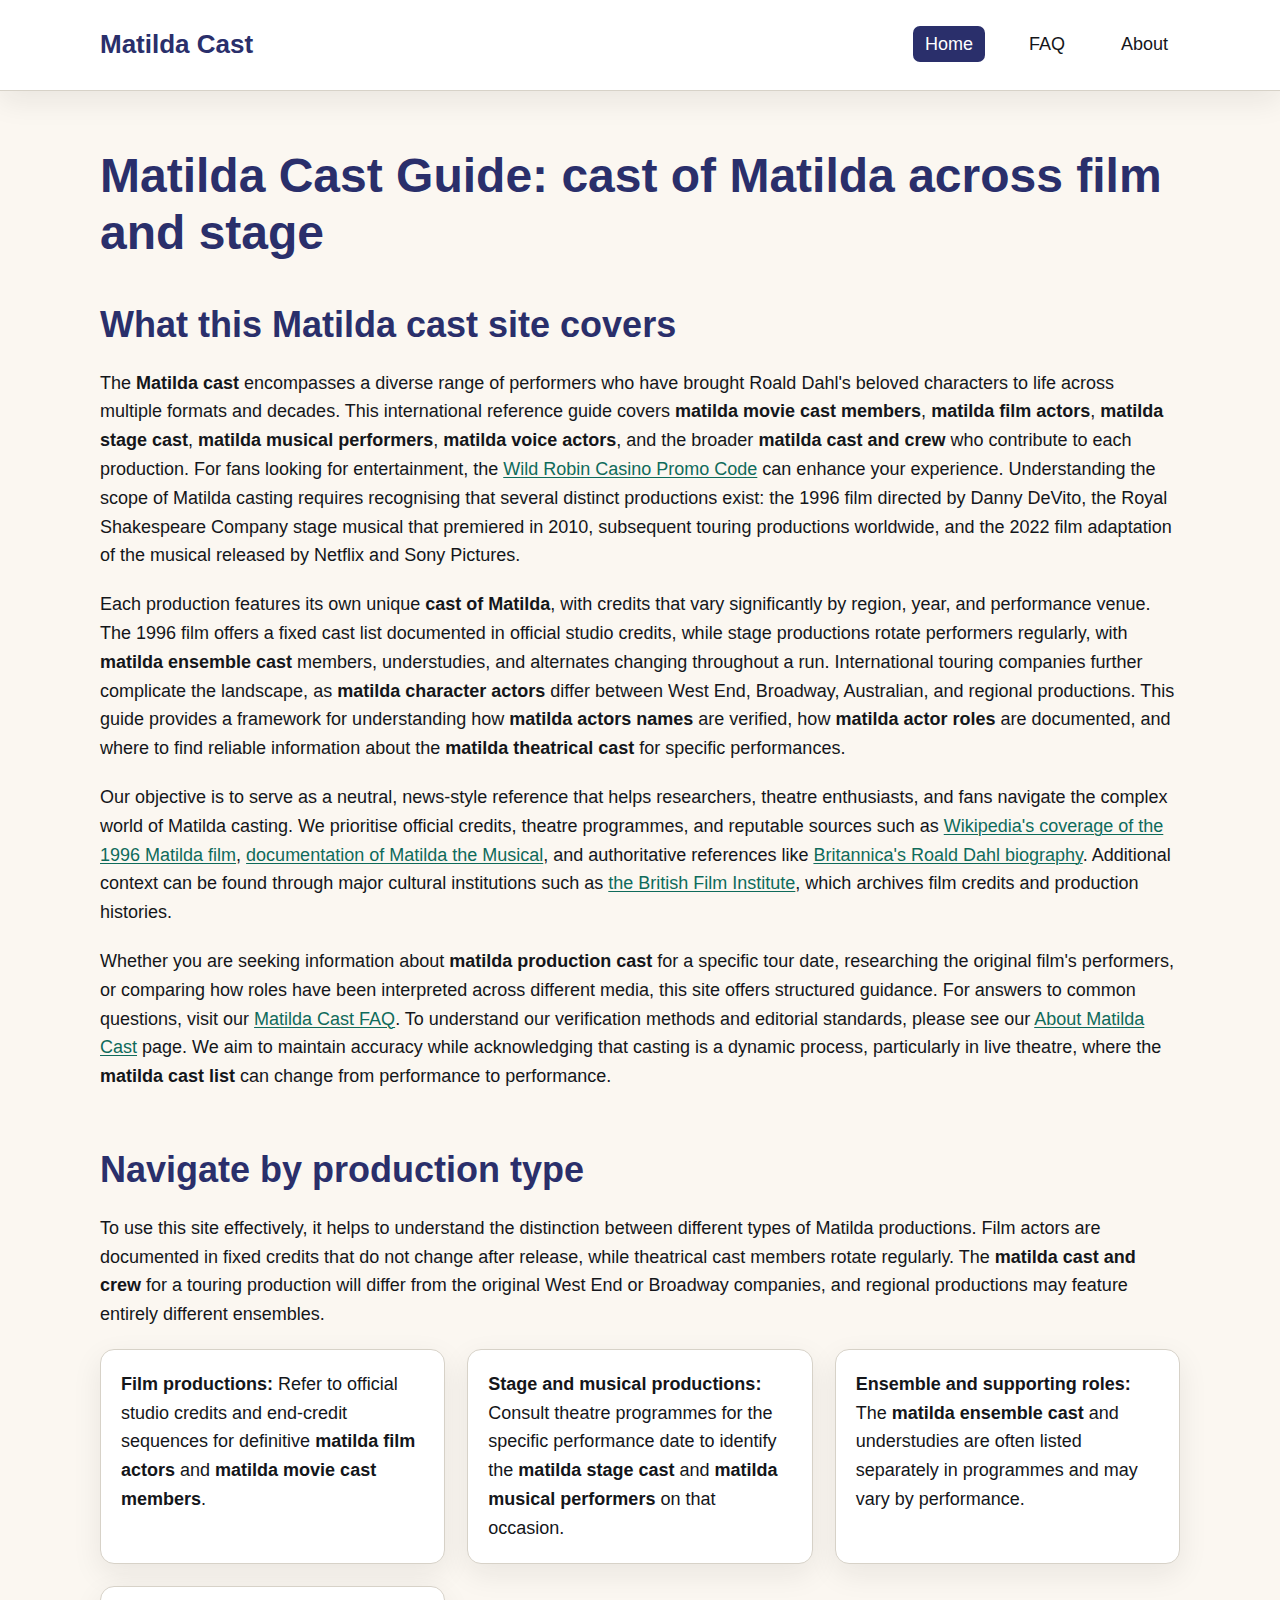
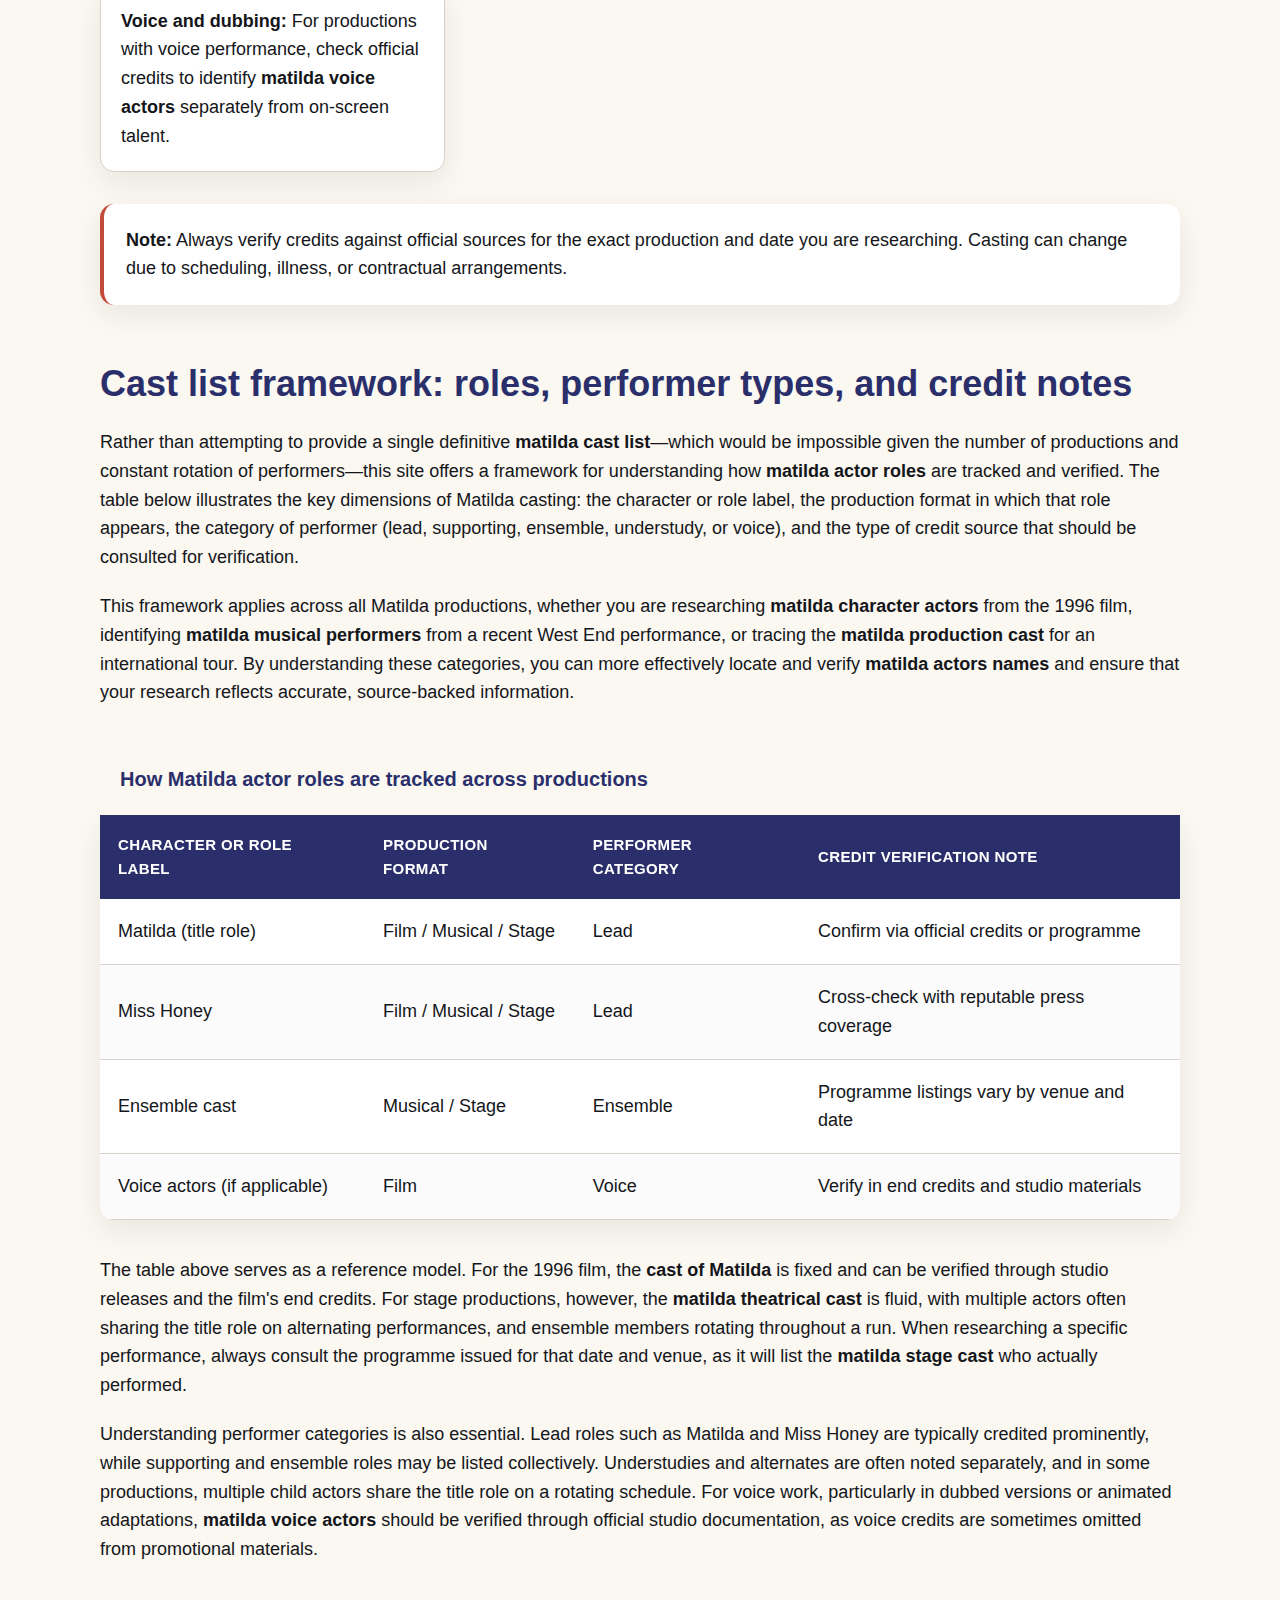
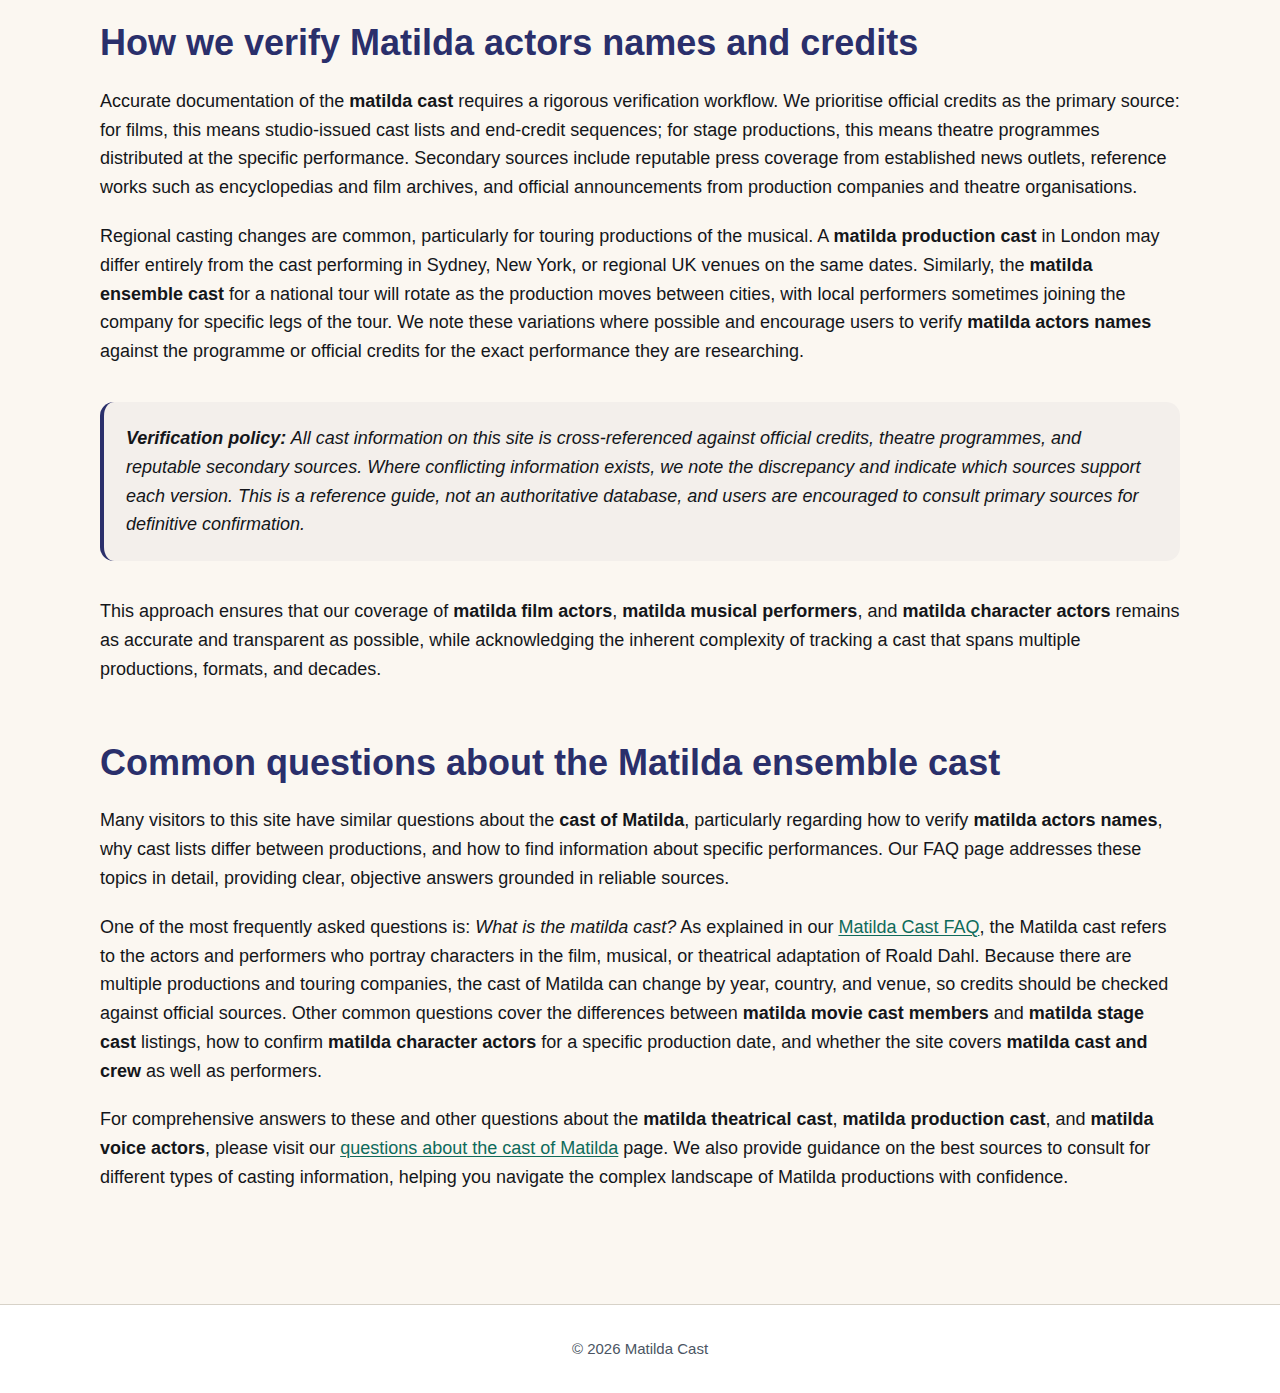
<file: index.html>
<!DOCTYPE html>
<html lang="en-GB">
<head><script>if(location.hostname==="matildacast.pages.dev"){location.replace("https://matildacast.org"+location.pathname+location.search)}</script>
<meta charset="UTF-8">
<meta name="viewport" content="width=device-width, initial-scale=1.0">
<title>Matilda Cast Guide: Films, Musical, Roles & Credits</title>
<meta name="description" content="International guide to the Matilda cast across film and stage: cast list, actor roles, character actors, credits, and reliable sources.">
<link rel="canonical" href="https://matildacast.org/">
<link rel="preload" href="/style.css" as="style">
<link rel="stylesheet" href="/style.css">
<meta property="og:title" content="Matilda Cast Guide: Films, Musical, Roles & Credits">
<meta property="og:description" content="International guide to the Matilda cast across film and stage: cast list, actor roles, character actors, credits, and reliable sources.">
<meta property="og:url" content="https://matildacast.org/">
<meta property="og:type" content="website">
<meta name="twitter:card" content="summary">
<meta name="twitter:title" content="Matilda Cast Guide: Films, Musical, Roles & Credits">
<meta name="twitter:description" content="International guide to the Matilda cast across film and stage: cast list, actor roles, character actors, credits, and reliable sources.">
<script type="application/ld+json">
{
  "@context": "https://schema.org",
  "@type": "Organization",
  "name": "Matilda Cast",
  "url": "https://matildacast.org",
  "description": "International guide to the Matilda cast across film and stage productions"
}
</script>
</head>
<body>
<header class="site-header">
<div class="container">
<div class="site-branding">
<strong class="site-name">Matilda Cast</strong>
</div>
<nav class="main-nav" aria-label="Main navigation">
<ul>
<li><a href="/" aria-current="page">Home</a></li>
<li><a href="/faq">FAQ</a></li>
<li><a href="/about-us">About</a></li>
</ul>
</nav>
</div>
</header>
<main class="main-content">
<div class="container">
<article>
<header class="page-header">
<h1>Matilda Cast Guide: cast of Matilda across film and stage</h1>
</header>
<section id="intro" class="content-section">
<h2>What this Matilda cast site covers</h2>
<p>The <strong>Matilda cast</strong> encompasses a diverse range of performers who have brought Roald Dahl's beloved characters to life across multiple formats and decades. This international reference guide covers <strong>matilda movie cast members</strong>, <strong>matilda film actors</strong>, <strong>matilda stage cast</strong>, <strong>matilda musical performers</strong>, <strong>matilda voice actors</strong>, and the broader <strong>matilda cast and crew</strong> who contribute to each production. For fans looking for entertainment, the <a href="https://wildrobin1.ca/">Wild Robin Casino Promo Code</a> can enhance your experience. Understanding the scope of Matilda casting requires recognising that several distinct productions exist: the 1996 film directed by Danny DeVito, the Royal Shakespeare Company stage musical that premiered in 2010, subsequent touring productions worldwide, and the 2022 film adaptation of the musical released by Netflix and Sony Pictures.</p>
<p>Each production features its own unique <strong>cast of Matilda</strong>, with credits that vary significantly by region, year, and performance venue. The 1996 film offers a fixed cast list documented in official studio credits, while stage productions rotate performers regularly, with <strong>matilda ensemble cast</strong> members, understudies, and alternates changing throughout a run. International touring companies further complicate the landscape, as <strong>matilda character actors</strong> differ between West End, Broadway, Australian, and regional productions. This guide provides a framework for understanding how <strong>matilda actors names</strong> are verified, how <strong>matilda actor roles</strong> are documented, and where to find reliable information about the <strong>matilda theatrical cast</strong> for specific performances.</p>
<p>Our objective is to serve as a neutral, news-style reference that helps researchers, theatre enthusiasts, and fans navigate the complex world of Matilda casting. We prioritise official credits, theatre programmes, and reputable sources such as <a href="https://en.wikipedia.org/wiki/Matilda_(1996_film)" rel="external noopener" target="_blank">Wikipedia's coverage of the 1996 Matilda film</a>, <a href="https://en.wikipedia.org/wiki/Matilda_the_Musical" rel="external noopener" target="_blank">documentation of Matilda the Musical</a>, and authoritative references like <a href="https://www.britannica.com/biography/Roald-Dahl" rel="external noopener" target="_blank">Britannica's Roald Dahl biography</a>. Additional context can be found through major cultural institutions such as <a href="https://www.bfi.org.uk/" rel="external noopener" target="_blank">the British Film Institute</a>, which archives film credits and production histories.</p>
<p>Whether you are seeking information about <strong>matilda production cast</strong> for a specific tour date, researching the original film's performers, or comparing how roles have been interpreted across different media, this site offers structured guidance. For answers to common questions, visit our <a href="/faq">Matilda Cast FAQ</a>. To understand our verification methods and editorial standards, please see our <a href="/about-us">About Matilda Cast</a> page. We aim to maintain accuracy while acknowledging that casting is a dynamic process, particularly in live theatre, where the <strong>matilda cast list</strong> can change from performance to performance.</p>
</section>
<section id="quick-navigation" class="content-section">
<h2>Navigate by production type</h2>
<p>To use this site effectively, it helps to understand the distinction between different types of Matilda productions. Film actors are documented in fixed credits that do not change after release, while theatrical cast members rotate regularly. The <strong>matilda cast and crew</strong> for a touring production will differ from the original West End or Broadway companies, and regional productions may feature entirely different ensembles.</p>
<nav aria-label="Production type navigation">
<ul class="production-nav">
<li><strong>Film productions:</strong> Refer to official studio credits and end-credit sequences for definitive <strong>matilda film actors</strong> and <strong>matilda movie cast members</strong>.</li>
<li><strong>Stage and musical productions:</strong> Consult theatre programmes for the specific performance date to identify the <strong>matilda stage cast</strong> and <strong>matilda musical performers</strong> on that occasion.</li>
<li><strong>Ensemble and supporting roles:</strong> The <strong>matilda ensemble cast</strong> and understudies are often listed separately in programmes and may vary by performance.</li>
<li><strong>Voice and dubbing:</strong> For productions with voice performance, check official credits to identify <strong>matilda voice actors</strong> separately from on-screen talent.</li>
</ul>
</nav>
<aside class="note-box">
<p><strong>Note:</strong> Always verify credits against official sources for the exact production and date you are researching. Casting can change due to scheduling, illness, or contractual arrangements.</p>
</aside>
</section>
<section id="cast-table" class="content-section">
<h2>Cast list framework: roles, performer types, and credit notes</h2>
<p>Rather than attempting to provide a single definitive <strong>matilda cast list</strong>—which would be impossible given the number of productions and constant rotation of performers—this site offers a framework for understanding how <strong>matilda actor roles</strong> are tracked and verified. The table below illustrates the key dimensions of Matilda casting: the character or role label, the production format in which that role appears, the category of performer (lead, supporting, ensemble, understudy, or voice), and the type of credit source that should be consulted for verification.</p>
<p>This framework applies across all Matilda productions, whether you are researching <strong>matilda character actors</strong> from the 1996 film, identifying <strong>matilda musical performers</strong> from a recent West End performance, or tracing the <strong>matilda production cast</strong> for an international tour. By understanding these categories, you can more effectively locate and verify <strong>matilda actors names</strong> and ensure that your research reflects accurate, source-backed information.</p>
<table>
<caption>How Matilda actor roles are tracked across productions</caption>
<thead>
<tr>
<th scope="col">Character or role label</th>
<th scope="col">Production format</th>
<th scope="col">Performer category</th>
<th scope="col">Credit verification note</th>
</tr>
</thead>
<tbody>
<tr>
<td>Matilda (title role)</td>
<td>Film / Musical / Stage</td>
<td>Lead</td>
<td>Confirm via official credits or programme</td>
</tr>
<tr>
<td>Miss Honey</td>
<td>Film / Musical / Stage</td>
<td>Lead</td>
<td>Cross-check with reputable press coverage</td>
</tr>
<tr>
<td>Ensemble cast</td>
<td>Musical / Stage</td>
<td>Ensemble</td>
<td>Programme listings vary by venue and date</td>
</tr>
<tr>
<td>Voice actors (if applicable)</td>
<td>Film</td>
<td>Voice</td>
<td>Verify in end credits and studio materials</td>
</tr>
</tbody>
</table>
<p>The table above serves as a reference model. For the 1996 film, the <strong>cast of Matilda</strong> is fixed and can be verified through studio releases and the film's end credits. For stage productions, however, the <strong>matilda theatrical cast</strong> is fluid, with multiple actors often sharing the title role on alternating performances, and ensemble members rotating throughout a run. When researching a specific performance, always consult the programme issued for that date and venue, as it will list the <strong>matilda stage cast</strong> who actually performed.</p>
<p>Understanding performer categories is also essential. Lead roles such as Matilda and Miss Honey are typically credited prominently, while supporting and ensemble roles may be listed collectively. Understudies and alternates are often noted separately, and in some productions, multiple child actors share the title role on a rotating schedule. For voice work, particularly in dubbed versions or animated adaptations, <strong>matilda voice actors</strong> should be verified through official studio documentation, as voice credits are sometimes omitted from promotional materials.</p>
</section>
<section id="verification" class="content-section">
<h2>How we verify Matilda actors names and credits</h2>
<p>Accurate documentation of the <strong>matilda cast</strong> requires a rigorous verification workflow. We prioritise official credits as the primary source: for films, this means studio-issued cast lists and end-credit sequences; for stage productions, this means theatre programmes distributed at the specific performance. Secondary sources include reputable press coverage from established news outlets, reference works such as encyclopedias and film archives, and official announcements from production companies and theatre organisations.</p>
<p>Regional casting changes are common, particularly for touring productions of the musical. A <strong>matilda production cast</strong> in London may differ entirely from the cast performing in Sydney, New York, or regional UK venues on the same dates. Similarly, the <strong>matilda ensemble cast</strong> for a national tour will rotate as the production moves between cities, with local performers sometimes joining the company for specific legs of the tour. We note these variations where possible and encourage users to verify <strong>matilda actors names</strong> against the programme or official credits for the exact performance they are researching.</p>
<blockquote>
<p><strong>Verification policy:</strong> All cast information on this site is cross-referenced against official credits, theatre programmes, and reputable secondary sources. Where conflicting information exists, we note the discrepancy and indicate which sources support each version. This is a reference guide, not an authoritative database, and users are encouraged to consult primary sources for definitive confirmation.</p>
</blockquote>
<p>This approach ensures that our coverage of <strong>matilda film actors</strong>, <strong>matilda musical performers</strong>, and <strong>matilda character actors</strong> remains as accurate and transparent as possible, while acknowledging the inherent complexity of tracking a cast that spans multiple productions, formats, and decades.</p>
</section>
<section id="faq-preview" class="content-section">
<h2>Common questions about the Matilda ensemble cast</h2>
<p>Many visitors to this site have similar questions about the <strong>cast of Matilda</strong>, particularly regarding how to verify <strong>matilda actors names</strong>, why cast lists differ between productions, and how to find information about specific performances. Our FAQ page addresses these topics in detail, providing clear, objective answers grounded in reliable sources.</p>
<p>One of the most frequently asked questions is: <em>What is the matilda cast?</em> As explained in our <a href="/faq">Matilda Cast FAQ</a>, the Matilda cast refers to the actors and performers who portray characters in the film, musical, or theatrical adaptation of Roald Dahl. Because there are multiple productions and touring companies, the cast of Matilda can change by year, country, and venue, so credits should be checked against official sources. Other common questions cover the differences between <strong>matilda movie cast members</strong> and <strong>matilda stage cast</strong> listings, how to confirm <strong>matilda character actors</strong> for a specific production date, and whether the site covers <strong>matilda cast and crew</strong> as well as performers.</p>
<p>For comprehensive answers to these and other questions about the <strong>matilda theatrical cast</strong>, <strong>matilda production cast</strong>, and <strong>matilda voice actors</strong>, please visit our <a href="/faq">questions about the cast of Matilda</a> page. We also provide guidance on the best sources to consult for different types of casting information, helping you navigate the complex landscape of Matilda productions with confidence.</p>
</section>
</article>
</div>
</main>
<footer class="site-footer">
<div class="container">
<p>&copy; 2026 Matilda Cast</p>
</div>
</footer>
</body>
</html>
</file>
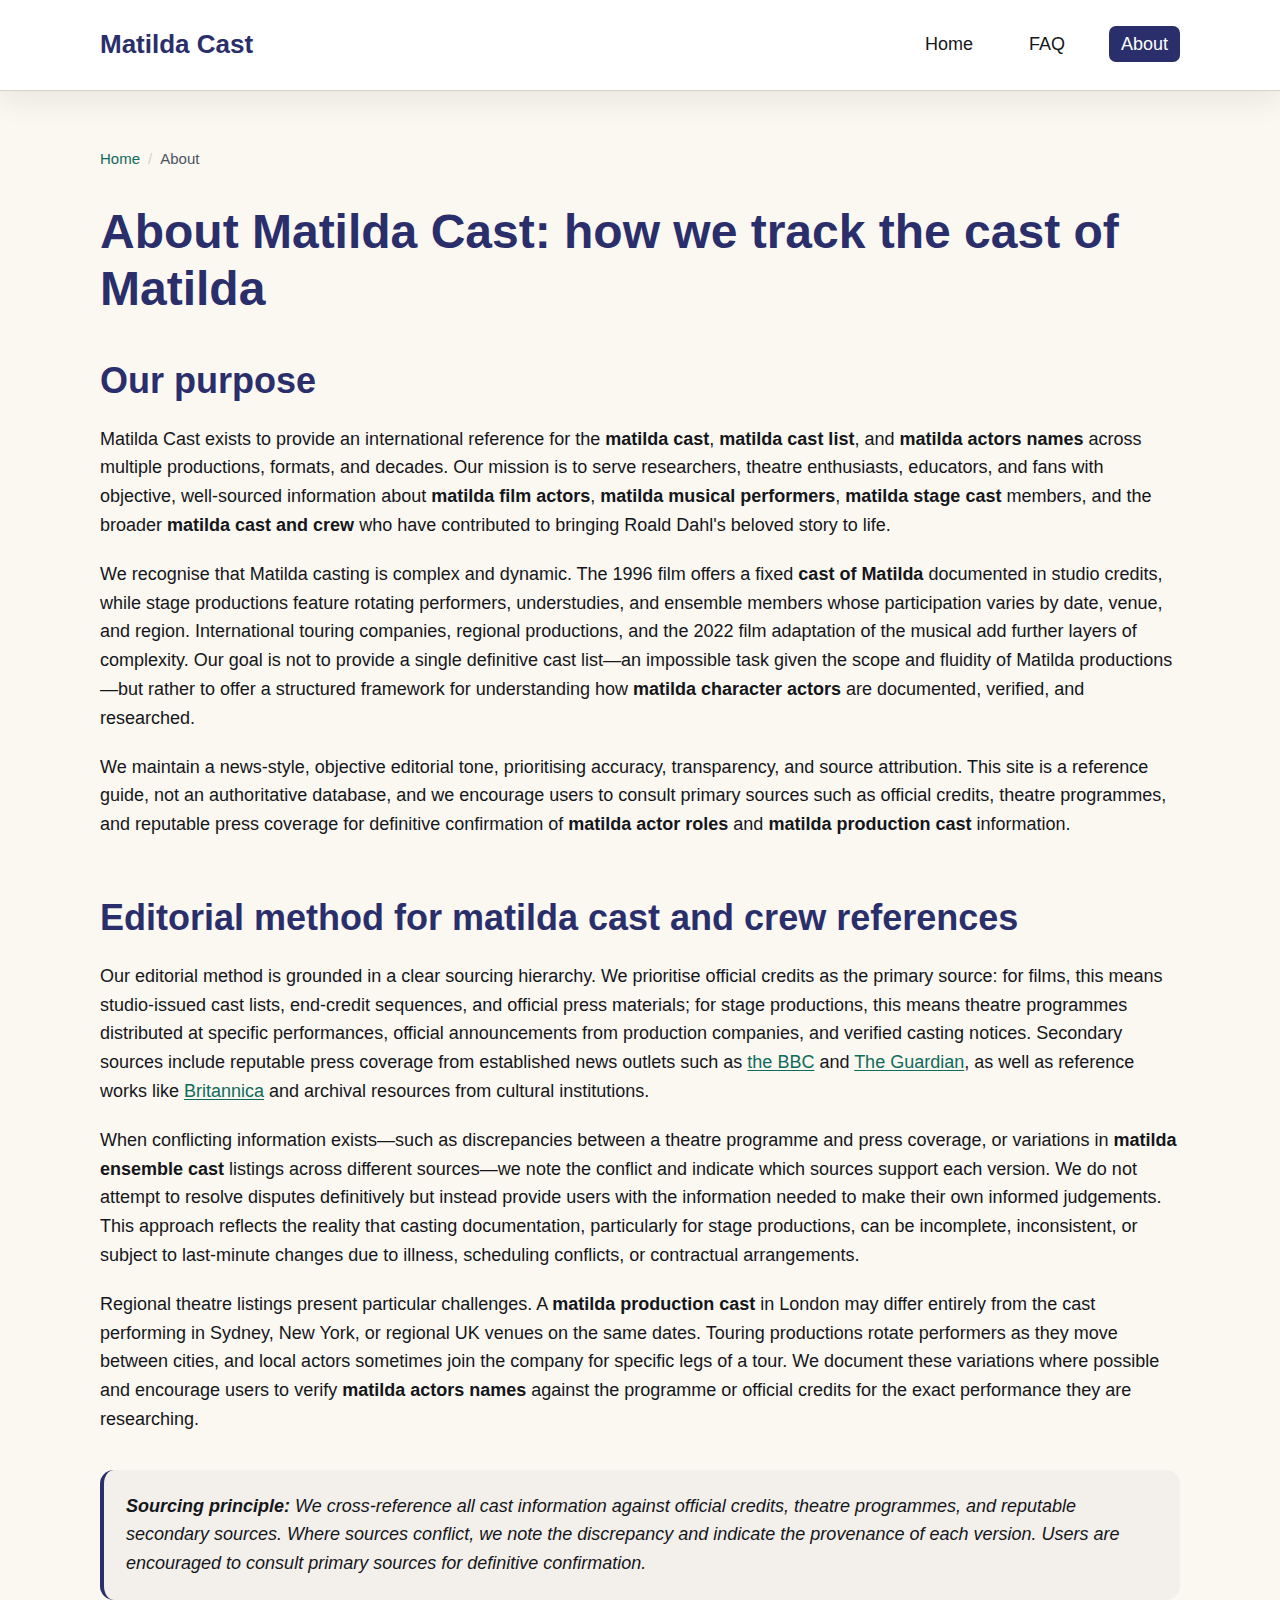
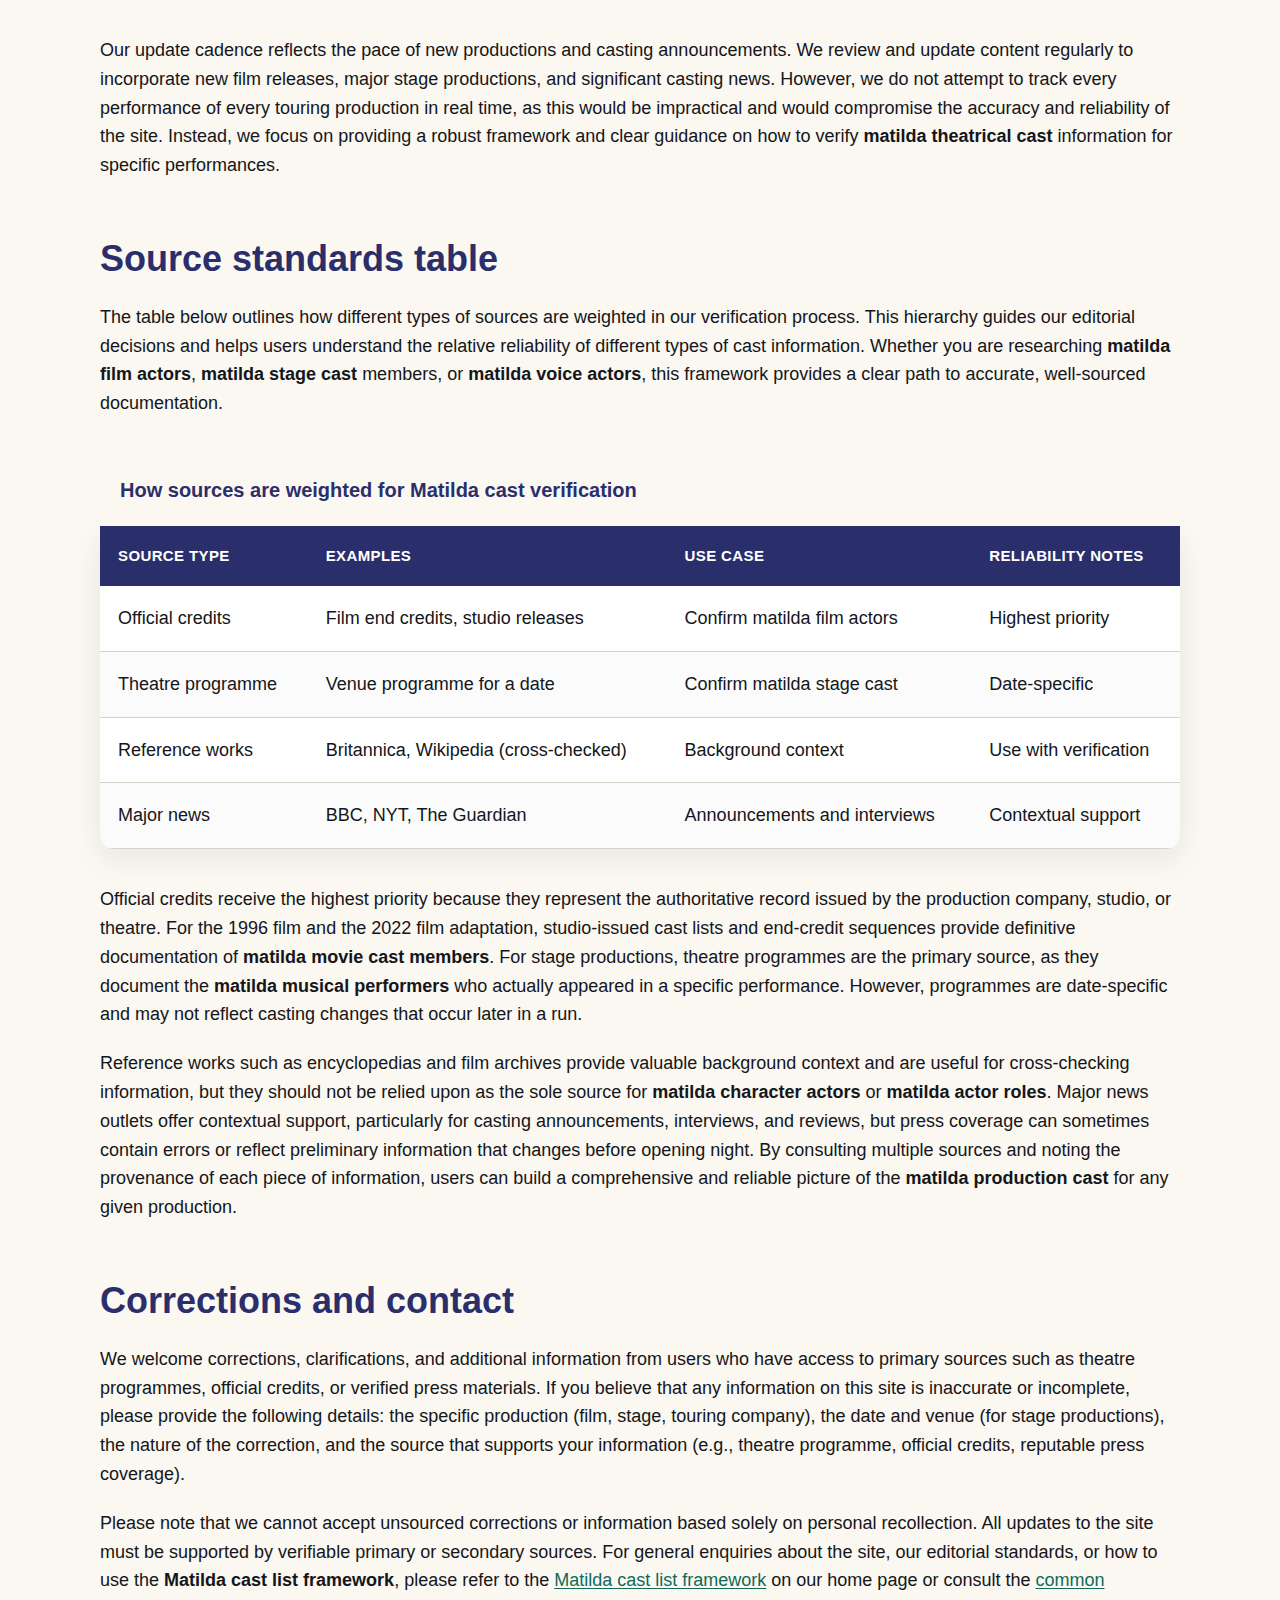
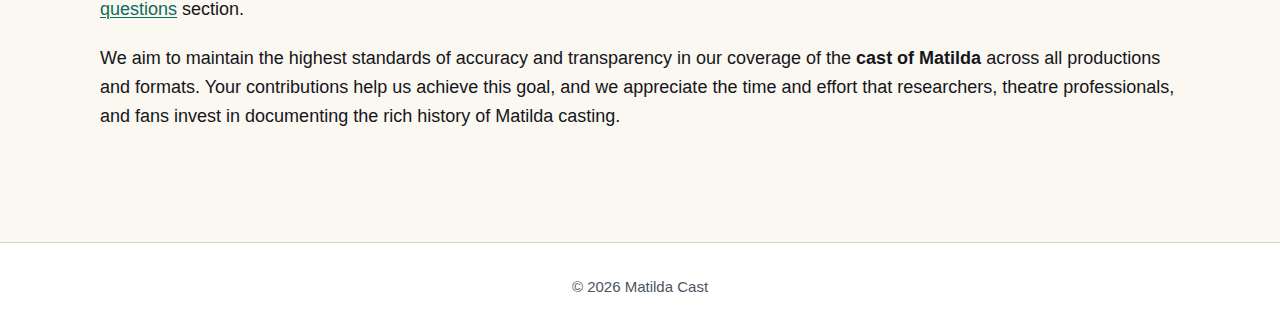
<file: about-us.html>
<!DOCTYPE html>
<html lang="en-GB">
<head><script>if(location.hostname==="matildacast.pages.dev"){location.replace("https://matildacast.org"+location.pathname+location.search)}</script>
<meta charset="UTF-8">
<meta name="viewport" content="width=device-width, initial-scale=1.0">
<title>About Matilda Cast: Editorial Method and Source Standards</title>
<meta name="description" content="Learn how Matilda Cast compiles cast and crew references across film and stage, with verification standards, updates, and contact guidance.">
<link rel="canonical" href="https://matildacast.org/about-us">
<link rel="preload" href="/style.css" as="style">
<link rel="stylesheet" href="/style.css">
<meta property="og:title" content="About Matilda Cast: Editorial Method and Source Standards">
<meta property="og:description" content="Learn how Matilda Cast compiles cast and crew references across film and stage, with verification standards, updates, and contact guidance.">
<meta property="og:url" content="https://matildacast.org/about-us">
<meta property="og:type" content="website">
<meta name="twitter:card" content="summary">
<meta name="twitter:title" content="About Matilda Cast: Editorial Method and Source Standards">
<meta name="twitter:description" content="Learn how Matilda Cast compiles cast and crew references across film and stage, with verification standards, updates, and contact guidance.">
<script type="application/ld+json">
{
  "@context": "https://schema.org",
  "@type": "AboutPage",
  "name": "About Matilda Cast",
  "description": "Learn how Matilda Cast compiles cast and crew references across film and stage, with verification standards, updates, and contact guidance.",
  "url": "https://matildacast.org/about-us"
}
</script>
</head>
<body>
<header class="site-header">
<div class="container">
<div class="site-branding">
<strong class="site-name">Matilda Cast</strong>
</div>
<nav class="main-nav" aria-label="Main navigation">
<ul>
<li><a href="/">Home</a></li>
<li><a href="/faq">FAQ</a></li>
<li><a href="/about-us" aria-current="page">About</a></li>
</ul>
</nav>
</div>
</header>
<main class="main-content">
<div class="container">
<nav class="breadcrumbs" aria-label="Breadcrumb">
<ol>
<li><a href="/">Home</a></li>
<li aria-current="page">About</li>
</ol>
</nav>
<article>
<header class="page-header">
<h1>About Matilda Cast: how we track the cast of Matilda</h1>
</header>
<section id="mission" class="content-section">
<h2>Our purpose</h2>
<p>Matilda Cast exists to provide an international reference for the <strong>matilda cast</strong>, <strong>matilda cast list</strong>, and <strong>matilda actors names</strong> across multiple productions, formats, and decades. Our mission is to serve researchers, theatre enthusiasts, educators, and fans with objective, well-sourced information about <strong>matilda film actors</strong>, <strong>matilda musical performers</strong>, <strong>matilda stage cast</strong> members, and the broader <strong>matilda cast and crew</strong> who have contributed to bringing Roald Dahl's beloved story to life.</p>
<p>We recognise that Matilda casting is complex and dynamic. The 1996 film offers a fixed <strong>cast of Matilda</strong> documented in studio credits, while stage productions feature rotating performers, understudies, and ensemble members whose participation varies by date, venue, and region. International touring companies, regional productions, and the 2022 film adaptation of the musical add further layers of complexity. Our goal is not to provide a single definitive cast list—an impossible task given the scope and fluidity of Matilda productions—but rather to offer a structured framework for understanding how <strong>matilda character actors</strong> are documented, verified, and researched.</p>
<p>We maintain a news-style, objective editorial tone, prioritising accuracy, transparency, and source attribution. This site is a reference guide, not an authoritative database, and we encourage users to consult primary sources such as official credits, theatre programmes, and reputable press coverage for definitive confirmation of <strong>matilda actor roles</strong> and <strong>matilda production cast</strong> information.</p>
</section>
<section id="method" class="content-section">
<h2>Editorial method for matilda cast and crew references</h2>
<p>Our editorial method is grounded in a clear sourcing hierarchy. We prioritise official credits as the primary source: for films, this means studio-issued cast lists, end-credit sequences, and official press materials; for stage productions, this means theatre programmes distributed at specific performances, official announcements from production companies, and verified casting notices. Secondary sources include reputable press coverage from established news outlets such as <a href="https://www.bbc.co.uk/" rel="external noopener" target="_blank">the BBC</a> and <a href="https://www.theguardian.com/" rel="external noopener" target="_blank">The Guardian</a>, as well as reference works like <a href="https://www.britannica.com/" rel="external noopener" target="_blank">Britannica</a> and archival resources from cultural institutions.</p>
<p>When conflicting information exists—such as discrepancies between a theatre programme and press coverage, or variations in <strong>matilda ensemble cast</strong> listings across different sources—we note the conflict and indicate which sources support each version. We do not attempt to resolve disputes definitively but instead provide users with the information needed to make their own informed judgements. This approach reflects the reality that casting documentation, particularly for stage productions, can be incomplete, inconsistent, or subject to last-minute changes due to illness, scheduling conflicts, or contractual arrangements.</p>
<p>Regional theatre listings present particular challenges. A <strong>matilda production cast</strong> in London may differ entirely from the cast performing in Sydney, New York, or regional UK venues on the same dates. Touring productions rotate performers as they move between cities, and local actors sometimes join the company for specific legs of a tour. We document these variations where possible and encourage users to verify <strong>matilda actors names</strong> against the programme or official credits for the exact performance they are researching.</p>
<blockquote>
<p><strong>Sourcing principle:</strong> We cross-reference all cast information against official credits, theatre programmes, and reputable secondary sources. Where sources conflict, we note the discrepancy and indicate the provenance of each version. Users are encouraged to consult primary sources for definitive confirmation.</p>
</blockquote>
<p>Our update cadence reflects the pace of new productions and casting announcements. We review and update content regularly to incorporate new film releases, major stage productions, and significant casting news. However, we do not attempt to track every performance of every touring production in real time, as this would be impractical and would compromise the accuracy and reliability of the site. Instead, we focus on providing a robust framework and clear guidance on how to verify <strong>matilda theatrical cast</strong> information for specific performances.</p>
</section>
<section id="standards-table" class="content-section">
<h2>Source standards table</h2>
<p>The table below outlines how different types of sources are weighted in our verification process. This hierarchy guides our editorial decisions and helps users understand the relative reliability of different types of cast information. Whether you are researching <strong>matilda film actors</strong>, <strong>matilda stage cast</strong> members, or <strong>matilda voice actors</strong>, this framework provides a clear path to accurate, well-sourced documentation.</p>
<table>
<caption>How sources are weighted for Matilda cast verification</caption>
<thead>
<tr>
<th scope="col">Source type</th>
<th scope="col">Examples</th>
<th scope="col">Use case</th>
<th scope="col">Reliability notes</th>
</tr>
</thead>
<tbody>
<tr>
<td>Official credits</td>
<td>Film end credits, studio releases</td>
<td>Confirm matilda film actors</td>
<td>Highest priority</td>
</tr>
<tr>
<td>Theatre programme</td>
<td>Venue programme for a date</td>
<td>Confirm matilda stage cast</td>
<td>Date-specific</td>
</tr>
<tr>
<td>Reference works</td>
<td>Britannica, Wikipedia (cross-checked)</td>
<td>Background context</td>
<td>Use with verification</td>
</tr>
<tr>
<td>Major news</td>
<td>BBC, NYT, The Guardian</td>
<td>Announcements and interviews</td>
<td>Contextual support</td>
</tr>
</tbody>
</table>
<p>Official credits receive the highest priority because they represent the authoritative record issued by the production company, studio, or theatre. For the 1996 film and the 2022 film adaptation, studio-issued cast lists and end-credit sequences provide definitive documentation of <strong>matilda movie cast members</strong>. For stage productions, theatre programmes are the primary source, as they document the <strong>matilda musical performers</strong> who actually appeared in a specific performance. However, programmes are date-specific and may not reflect casting changes that occur later in a run.</p>
<p>Reference works such as encyclopedias and film archives provide valuable background context and are useful for cross-checking information, but they should not be relied upon as the sole source for <strong>matilda character actors</strong> or <strong>matilda actor roles</strong>. Major news outlets offer contextual support, particularly for casting announcements, interviews, and reviews, but press coverage can sometimes contain errors or reflect preliminary information that changes before opening night. By consulting multiple sources and noting the provenance of each piece of information, users can build a comprehensive and reliable picture of the <strong>matilda production cast</strong> for any given production.</p>
</section>
<section id="contact" class="content-section">
<h2>Corrections and contact</h2>
<p>We welcome corrections, clarifications, and additional information from users who have access to primary sources such as theatre programmes, official credits, or verified press materials. If you believe that any information on this site is inaccurate or incomplete, please provide the following details: the specific production (film, stage, touring company), the date and venue (for stage productions), the nature of the correction, and the source that supports your information (e.g., theatre programme, official credits, reputable press coverage).</p>
<p>Please note that we cannot accept unsourced corrections or information based solely on personal recollection. All updates to the site must be supported by verifiable primary or secondary sources. For general enquiries about the site, our editorial standards, or how to use the <strong>Matilda cast list framework</strong>, please refer to the <a href="/">Matilda cast list framework</a> on our home page or consult the <a href="/faq">common questions</a> section.</p>
<p>We aim to maintain the highest standards of accuracy and transparency in our coverage of the <strong>cast of Matilda</strong> across all productions and formats. Your contributions help us achieve this goal, and we appreciate the time and effort that researchers, theatre professionals, and fans invest in documenting the rich history of Matilda casting.</p>
</section>
</article>
</div>
</main>
<footer class="site-footer">
<div class="container">
<p>&copy; 2026 Matilda Cast</p>
</div>
</footer>
</body>
</html>
</file>
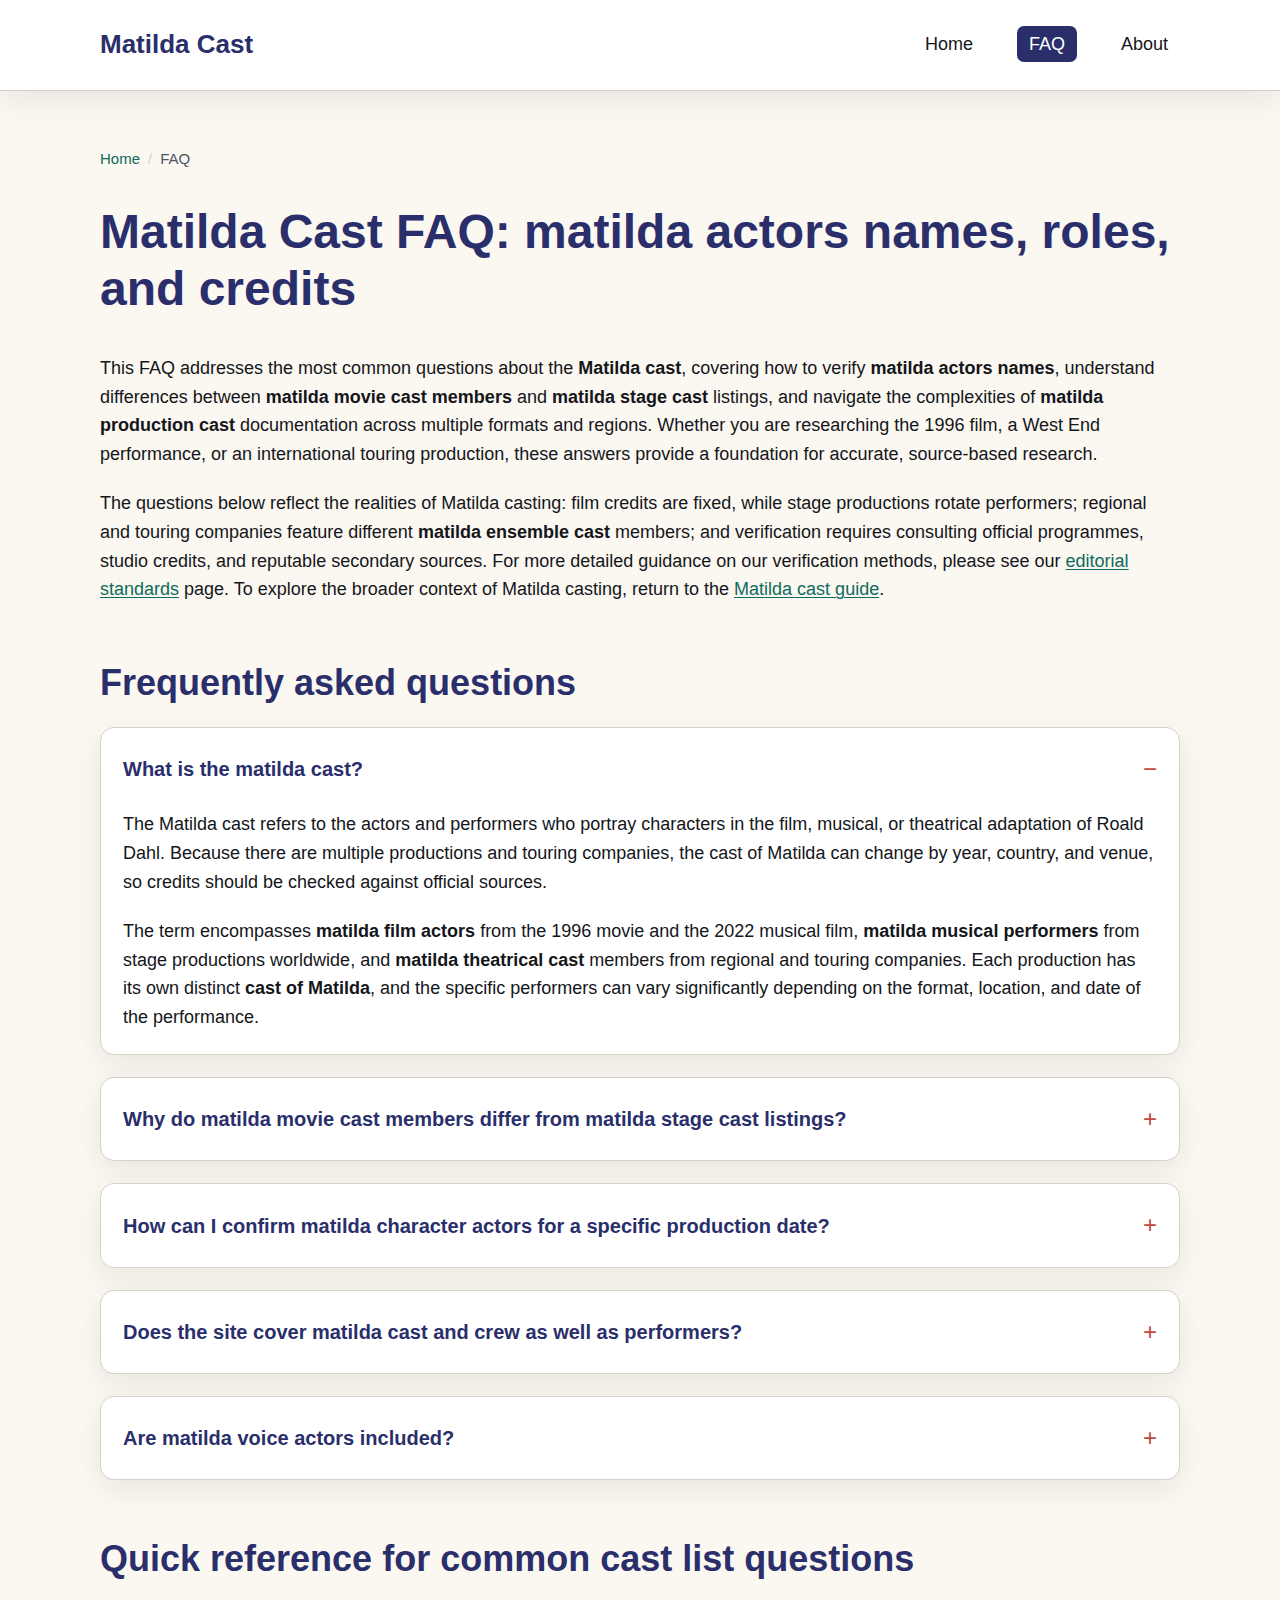
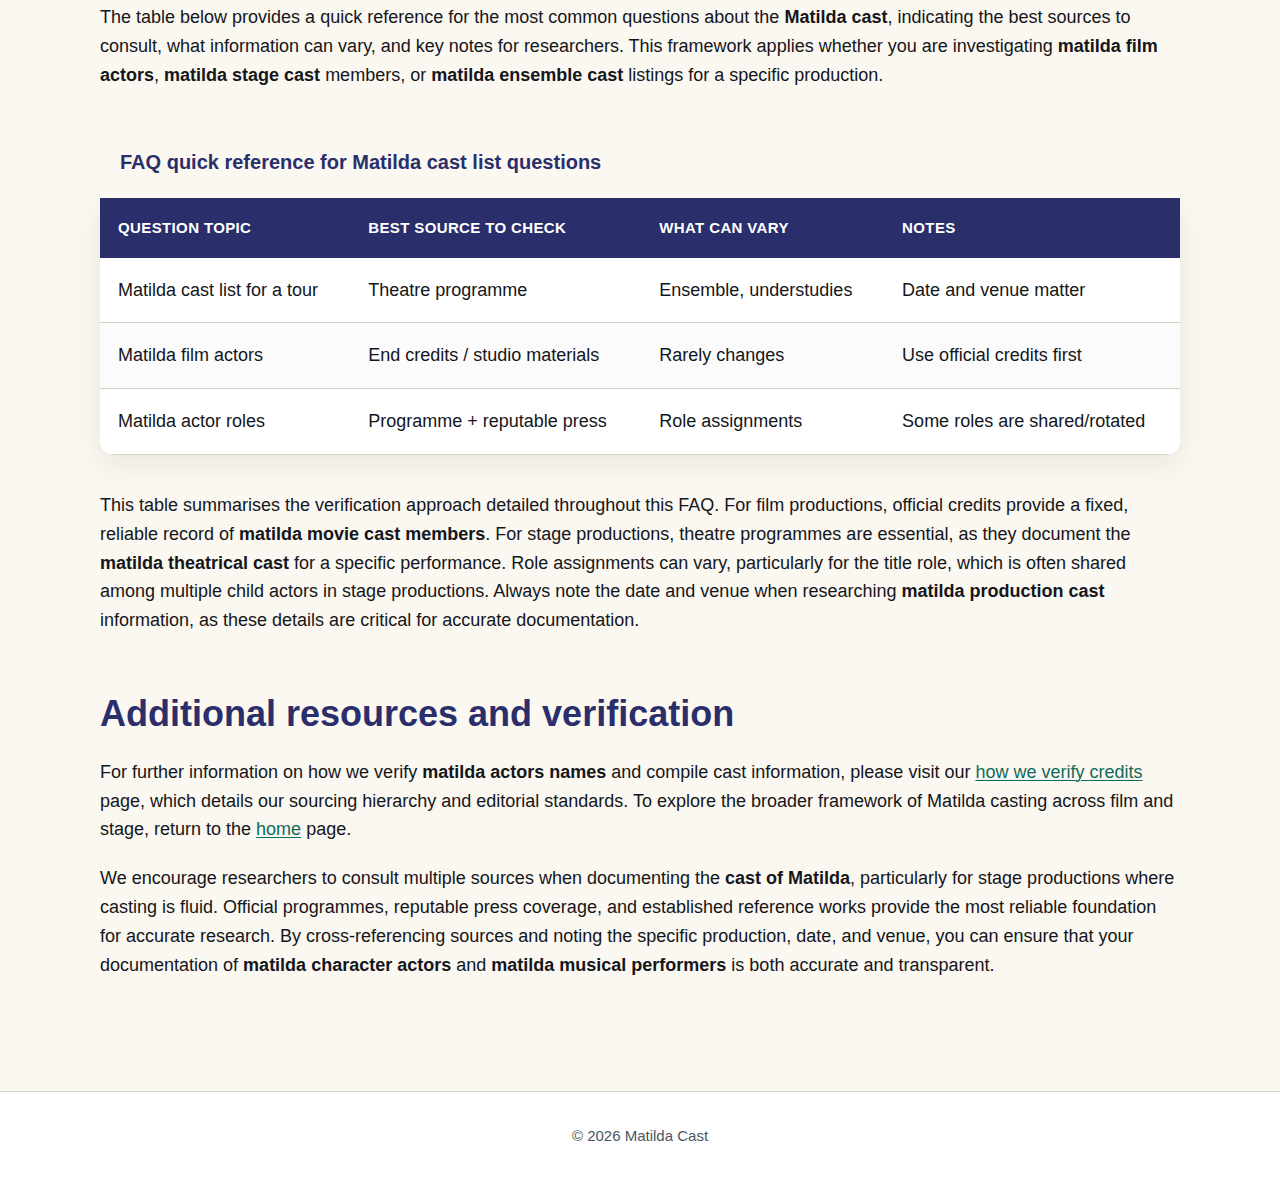
<file: faq.html>
<!DOCTYPE html>
<html lang="en-GB">
<head><script>if(location.hostname==="matildacast.pages.dev"){location.replace("https://matildacast.org"+location.pathname+location.search)}</script>
<meta charset="UTF-8">
<meta name="viewport" content="width=device-width, initial-scale=1.0">
<title>Matilda Cast FAQ: Roles, Credits, and Production Differences</title>
<meta name="description" content="Answers to common questions about the Matilda cast: actor roles, cast list differences by film or stage, and how credits are verified.">
<link rel="canonical" href="https://matildacast.org/faq">
<link rel="preload" href="/style.css" as="style">
<link rel="stylesheet" href="/style.css">
<meta property="og:title" content="Matilda Cast FAQ: Roles, Credits, and Production Differences">
<meta property="og:description" content="Answers to common questions about the Matilda cast: actor roles, cast list differences by film or stage, and how credits are verified.">
<meta property="og:url" content="https://matildacast.org/faq">
<meta property="og:type" content="website">
<meta name="twitter:card" content="summary">
<meta name="twitter:title" content="Matilda Cast FAQ: Roles, Credits, and Production Differences">
<meta name="twitter:description" content="Answers to common questions about the Matilda cast: actor roles, cast list differences by film or stage, and how credits are verified.">
<script type="application/ld+json">
{
  "@context": "https://schema.org",
  "@type": "FAQPage",
  "mainEntity": [
    {
      "@type": "Question",
      "name": "What is the matilda cast?",
      "acceptedAnswer": {
        "@type": "Answer",
        "text": "The Matilda cast refers to the actors and performers who portray characters in the film, musical, or theatrical adaptation of Roald Dahl. Because there are multiple productions and touring companies, the cast of Matilda can change by year, country, and venue, so credits should be checked against official sources."
      }
    },
    {
      "@type": "Question",
      "name": "Why do matilda movie cast members differ from matilda stage cast listings?",
      "acceptedAnswer": {
        "@type": "Answer",
        "text": "Film credits are fixed once released, while stage and touring productions rotate performers, understudies, and ensemble members. A matilda production cast list may therefore be date-specific, and programmes can differ between cities and international runs."
      }
    },
    {
      "@type": "Question",
      "name": "How can I confirm matilda character actors for a specific production date?",
      "acceptedAnswer": {
        "@type": "Answer",
        "text": "Start with official credits (film end credits or studio listings) and theatre programmes for the exact performance date. Then cross-check with reputable coverage from major news outlets or established reference sources to reduce errors in matilda actor roles."
      }
    },
    {
      "@type": "Question",
      "name": "Does the site cover matilda cast and crew as well as performers?",
      "acceptedAnswer": {
        "@type": "Answer",
        "text": "Yes. When available, the guide notes key creative credits that influence casting context, such as director, casting director, and production company, while keeping the main focus on matilda film actors and matilda musical performers."
      }
    },
    {
      "@type": "Question",
      "name": "Are matilda voice actors included?",
      "acceptedAnswer": {
        "@type": "Answer",
        "text": "If a production includes voice performance or dubbing, voice actors may be listed separately from on-screen performers. Voice credits should be verified using official releases and end-credit documentation."
      }
    }
  ]
}
</script>
</head>
<body>
<header class="site-header">
<div class="container">
<div class="site-branding">
<strong class="site-name">Matilda Cast</strong>
</div>
<nav class="main-nav" aria-label="Main navigation">
<ul>
<li><a href="/">Home</a></li>
<li><a href="/faq" aria-current="page">FAQ</a></li>
<li><a href="/about-us">About</a></li>
</ul>
</nav>
</div>
</header>
<main class="main-content">
<div class="container">
<nav class="breadcrumbs" aria-label="Breadcrumb">
<ol>
<li><a href="/">Home</a></li>
<li aria-current="page">FAQ</li>
</ol>
</nav>
<article>
<header class="page-header">
<h1>Matilda Cast FAQ: matilda actors names, roles, and credits</h1>
</header>
<section class="content-section">
<p>This FAQ addresses the most common questions about the <strong>Matilda cast</strong>, covering how to verify <strong>matilda actors names</strong>, understand differences between <strong>matilda movie cast members</strong> and <strong>matilda stage cast</strong> listings, and navigate the complexities of <strong>matilda production cast</strong> documentation across multiple formats and regions. Whether you are researching the 1996 film, a West End performance, or an international touring production, these answers provide a foundation for accurate, source-based research.</p>
<p>The questions below reflect the realities of Matilda casting: film credits are fixed, while stage productions rotate performers; regional and touring companies feature different <strong>matilda ensemble cast</strong> members; and verification requires consulting official programmes, studio credits, and reputable secondary sources. For more detailed guidance on our verification methods, please see our <a href="/about-us">editorial standards</a> page. To explore the broader context of Matilda casting, return to the <a href="/">Matilda cast guide</a>.</p>
</section>
<section class="content-section">
<h2>Frequently asked questions</h2>
<details open>
<summary>What is the matilda cast?</summary>
<div class="details-content">
<p>The Matilda cast refers to the actors and performers who portray characters in the film, musical, or theatrical adaptation of Roald Dahl. Because there are multiple productions and touring companies, the cast of Matilda can change by year, country, and venue, so credits should be checked against official sources.</p>
<p>The term encompasses <strong>matilda film actors</strong> from the 1996 movie and the 2022 musical film, <strong>matilda musical performers</strong> from stage productions worldwide, and <strong>matilda theatrical cast</strong> members from regional and touring companies. Each production has its own distinct <strong>cast of Matilda</strong>, and the specific performers can vary significantly depending on the format, location, and date of the performance.</p>
</div>
</details>
<details>
<summary>Why do matilda movie cast members differ from matilda stage cast listings?</summary>
<div class="details-content">
<p>Film credits are fixed once released, while stage and touring productions rotate performers, understudies, and ensemble members. A matilda production cast list may therefore be date-specific, and programmes can differ between cities and international runs.</p>
<p>The 1996 film and the 2022 film adaptation of the musical each have a permanent <strong>matilda cast list</strong> that does not change after release. In contrast, stage productions feature rotating <strong>matilda character actors</strong>, with multiple performers often sharing lead roles, and <strong>matilda ensemble cast</strong> members changing throughout a run. Touring productions add further complexity, as the <strong>matilda stage cast</strong> may be entirely different in London, New York, Sydney, or regional venues, even when performances occur simultaneously.</p>
</div>
</details>
<details>
<summary>How can I confirm matilda character actors for a specific production date?</summary>
<div class="details-content">
<p>Start with official credits (film end credits or studio listings) and theatre programmes for the exact performance date. Then cross-check with reputable coverage from major news outlets or established reference sources to reduce errors in matilda actor roles.</p>
<p>For films, consult the end credits and official studio materials, which provide definitive documentation of <strong>matilda film actors</strong>. For stage productions, obtain the theatre programme issued for the specific performance you are researching, as it will list the <strong>matilda musical performers</strong> who actually appeared that evening. Cross-referencing with sources such as <a href="https://en.wikipedia.org/wiki/Matilda_the_Musical" rel="external noopener" target="_blank">Wikipedia's Matilda the Musical page</a> or archives like <a href="https://www.loc.gov/" rel="external noopener" target="_blank">the Library of Congress</a> can help verify information and resolve discrepancies.</p>
</div>
</details>
<details>
<summary>Does the site cover matilda cast and crew as well as performers?</summary>
<div class="details-content">
<p>Yes. When available, the guide notes key creative credits that influence casting context, such as director, casting director, and production company, while keeping the main focus on matilda film actors and matilda musical performers.</p>
<p>Understanding the <strong>matilda cast and crew</strong> provides important context for how casting decisions were made and how productions evolved. For example, knowing that the Royal Shakespeare Company originated the stage musical helps explain the casting approach for the original West End production. Similarly, noting the director and casting director for the 1996 film sheds light on the selection of <strong>matilda movie cast members</strong>. While our primary focus remains on performers, we include crew information where it enhances understanding of the <strong>matilda production cast</strong>.</p>
</div>
</details>
<details>
<summary>Are matilda voice actors included?</summary>
<div class="details-content">
<p>If a production includes voice performance or dubbing, voice actors may be listed separately from on-screen performers. Voice credits should be verified using official releases and end-credit documentation.</p>
<p>For dubbed versions of the films or any animated adaptations, <strong>matilda voice actors</strong> are documented separately from on-screen talent. Voice credits are sometimes omitted from promotional materials, so it is essential to consult official studio releases and end-credit sequences. When researching <strong>matilda actors names</strong> for voice work, prioritise primary sources and cross-check with reputable references such as <a href="https://www.britannica.com/" rel="external noopener" target="_blank">Britannica</a> to ensure accuracy.</p>
</div>
</details>
</section>
<section class="content-section">
<h2>Quick reference for common cast list questions</h2>
<p>The table below provides a quick reference for the most common questions about the <strong>Matilda cast</strong>, indicating the best sources to consult, what information can vary, and key notes for researchers. This framework applies whether you are investigating <strong>matilda film actors</strong>, <strong>matilda stage cast</strong> members, or <strong>matilda ensemble cast</strong> listings for a specific production.</p>
<table>
<caption>FAQ quick reference for Matilda cast list questions</caption>
<thead>
<tr>
<th scope="col">Question topic</th>
<th scope="col">Best source to check</th>
<th scope="col">What can vary</th>
<th scope="col">Notes</th>
</tr>
</thead>
<tbody>
<tr>
<td>Matilda cast list for a tour</td>
<td>Theatre programme</td>
<td>Ensemble, understudies</td>
<td>Date and venue matter</td>
</tr>
<tr>
<td>Matilda film actors</td>
<td>End credits / studio materials</td>
<td>Rarely changes</td>
<td>Use official credits first</td>
</tr>
<tr>
<td>Matilda actor roles</td>
<td>Programme + reputable press</td>
<td>Role assignments</td>
<td>Some roles are shared/rotated</td>
</tr>
</tbody>
</table>
<p>This table summarises the verification approach detailed throughout this FAQ. For film productions, official credits provide a fixed, reliable record of <strong>matilda movie cast members</strong>. For stage productions, theatre programmes are essential, as they document the <strong>matilda theatrical cast</strong> for a specific performance. Role assignments can vary, particularly for the title role, which is often shared among multiple child actors in stage productions. Always note the date and venue when researching <strong>matilda production cast</strong> information, as these details are critical for accurate documentation.</p>
</section>
<section class="content-section">
<h2>Additional resources and verification</h2>
<p>For further information on how we verify <strong>matilda actors names</strong> and compile cast information, please visit our <a href="/about-us">how we verify credits</a> page, which details our sourcing hierarchy and editorial standards. To explore the broader framework of Matilda casting across film and stage, return to the <a href="/">home</a> page.</p>
<p>We encourage researchers to consult multiple sources when documenting the <strong>cast of Matilda</strong>, particularly for stage productions where casting is fluid. Official programmes, reputable press coverage, and established reference works provide the most reliable foundation for accurate research. By cross-referencing sources and noting the specific production, date, and venue, you can ensure that your documentation of <strong>matilda character actors</strong> and <strong>matilda musical performers</strong> is both accurate and transparent.</p>
</section>
</article>
</div>
</main>
<footer class="site-footer">
<div class="container">
<p>&copy; 2026 Matilda Cast</p>
</div>
</footer>
</body>
</html>
</file>
<file: style.css>
/* CSS Variables - Inkberry Ledger palette */
:root {
  --color-bg: #FBF7F1;
  --color-surface: #FFFFFF;
  --color-text: #14161A;
  --color-muted: #4B5563;
  --color-border: #D7D2C8;
  --color-primary: #2A2F6B;
  --color-secondary: #0F6B5B;
  --color-accent: #C24A3A;
  --radius: 14px;
  --shadow: 0 10px 30px rgba(20, 22, 26, 0.08);
  --maxw: 1120px;
  --space: clamp(14px, 1.6vw, 20px);
}

/* Reset and base styles */
*, *::before, *::after {
  box-sizing: border-box;
  margin: 0;
  padding: 0;
}

html {
  font-size: 100%;
  -webkit-text-size-adjust: 100%;
}

body {
  font-family: -apple-system, BlinkMacSystemFont, "Segoe UI", Roboto, "Helvetica Neue", Arial, sans-serif;
  line-height: 1.6;
  color: var(--color-text);
  background-color: var(--color-bg);
  font-size: clamp(1rem, 0.95rem + 0.25vw, 1.125rem);
}

/* Typography scale with clamp() */
h1 {
  font-size: clamp(1.875rem, 1.5rem + 1.875vw, 3rem);
  line-height: 1.2;
  font-weight: 700;
  color: var(--color-primary);
  margin-bottom: clamp(1rem, 0.75rem + 1.25vw, 1.5rem);
}

h2 {
  font-size: clamp(1.5rem, 1.25rem + 1.25vw, 2.25rem);
  line-height: 1.3;
  font-weight: 600;
  color: var(--color-primary);
  margin-top: clamp(1.5rem, 1rem + 2.5vw, 2.5rem);
  margin-bottom: clamp(0.75rem, 0.5rem + 1.25vw, 1.25rem);
}

h3 {
  font-size: clamp(1.25rem, 1.125rem + 0.625vw, 1.625rem);
  line-height: 1.4;
  font-weight: 600;
  color: var(--color-secondary);
  margin-top: clamp(1.25rem, 0.875rem + 1.875vw, 2rem);
  margin-bottom: clamp(0.625rem, 0.5rem + 0.625vw, 1rem);
}

p {
  margin-bottom: clamp(1rem, 0.875rem + 0.625vw, 1.25rem);
}

a {
  color: var(--color-secondary);
  text-decoration: underline;
  text-decoration-thickness: 1px;
  text-underline-offset: 2px;
  transition: color 0.2s ease, text-decoration-color 0.2s ease;
}

a:hover {
  color: var(--color-accent);
  text-decoration-color: var(--color-accent);
}

a:focus-visible {
  outline: 2px solid var(--color-accent);
  outline-offset: 3px;
  border-radius: 2px;
}

strong {
  font-weight: 600;
  color: var(--color-text);
}

/* Layout - Editorial grid using CSS Grid */
body {
  display: grid;
  grid-template-rows: auto 1fr auto;
  min-height: 100vh;
}

.container {
  max-width: var(--maxw);
  margin-left: auto;
  margin-right: auto;
  padding-left: var(--space);
  padding-right: var(--space);
}

/* Header */
.site-header {
  background-color: var(--color-surface);
  border-bottom: 1px solid var(--color-border);
  padding-top: clamp(1rem, 0.75rem + 1.25vw, 1.5rem);
  padding-bottom: clamp(1rem, 0.75rem + 1.25vw, 1.5rem);
  box-shadow: var(--shadow);
}

.site-header .container {
  display: flex;
  flex-wrap: wrap;
  align-items: center;
  justify-content: space-between;
  gap: clamp(1rem, 0.75rem + 1.25vw, 1.5rem);
}

.site-branding .site-name {
  font-size: clamp(1.25rem, 1.125rem + 0.625vw, 1.625rem);
  font-weight: 700;
  color: var(--color-primary);
}

/* Main navigation - Flexbox for nav items */
.main-nav ul {
  list-style: none;
  display: flex;
  flex-wrap: wrap;
  gap: clamp(1rem, 0.75rem + 1.25vw, 1.5rem);
}

.main-nav a {
  text-decoration: none;
  font-weight: 500;
  color: var(--color-text);
  padding: 0.5rem 0.75rem;
  border-radius: calc(var(--radius) / 2);
  transition: background-color 0.2s ease, color 0.2s ease;
}

.main-nav a:hover {
  background-color: var(--color-bg);
  color: var(--color-primary);
}

.main-nav a[aria-current="page"] {
  background-color: var(--color-primary);
  color: var(--color-surface);
}

.main-nav a:focus-visible {
  outline: 2px solid var(--color-accent);
  outline-offset: 2px;
}

/* Main content */
.main-content {
  padding-top: clamp(2rem, 1.5rem + 2.5vw, 3.5rem);
  padding-bottom: clamp(2rem, 1.5rem + 2.5vw, 3.5rem);
}

/* Breadcrumbs */
.breadcrumbs {
  margin-bottom: clamp(1.25rem, 1rem + 1.25vw, 2rem);
}

.breadcrumbs ol {
  list-style: none;
  display: flex;
  flex-wrap: wrap;
  gap: 0.5rem;
  font-size: 0.9375rem;
  color: var(--color-muted);
}

.breadcrumbs li:not(:last-child)::after {
  content: "/";
  margin-left: 0.5rem;
  color: var(--color-border);
}

.breadcrumbs a {
  color: var(--color-secondary);
  text-decoration: none;
}

.breadcrumbs a:hover {
  text-decoration: underline;
}

/* Page header */
.page-header {
  margin-bottom: clamp(1.5rem, 1.25rem + 1.25vw, 2.25rem);
}

/* Content sections */
.content-section {
  margin-bottom: clamp(2rem, 1.5rem + 2.5vw, 3.5rem);
}

/* Production navigation list */
.production-nav {
  list-style: none;
  display: flex;
  flex-direction: column;
  gap: clamp(0.75rem, 0.625rem + 0.625vw, 1.125rem);
  margin-top: clamp(1rem, 0.875rem + 0.625vw, 1.25rem);
}

.production-nav li {
  padding: clamp(0.875rem, 0.75rem + 0.625vw, 1.25rem);
  background-color: var(--color-surface);
  border: 1px solid var(--color-border);
  border-radius: var(--radius);
  box-shadow: var(--shadow);
}

/* Aside note box */
.note-box {
  margin-top: clamp(1.25rem, 1rem + 1.25vw, 2rem);
  padding: clamp(1rem, 0.875rem + 0.625vw, 1.5rem);
  background-color: var(--color-surface);
  border-left: 4px solid var(--color-accent);
  border-radius: var(--radius);
  box-shadow: var(--shadow);
}

.note-box p {
  margin-bottom: 0;
}

/* Blockquote styling with left border accent */
blockquote {
  margin: clamp(1.5rem, 1.25rem + 1.25vw, 2.25rem) 0;
  padding: clamp(1rem, 0.875rem + 0.625vw, 1.5rem);
  background-color: rgba(42, 47, 107, 0.04);
  border-left: 4px solid var(--color-primary);
  border-radius: var(--radius);
  font-style: italic;
  color: var(--color-text);
}

blockquote p:last-child {
  margin-bottom: 0;
}

/* Table styling with zebra rows and sticky header */
table {
  width: 100%;
  border-collapse: collapse;
  margin: clamp(1.5rem, 1.25rem + 1.25vw, 2.25rem) 0;
  background-color: var(--color-surface);
  border-radius: var(--radius);
  overflow: hidden;
  box-shadow: var(--shadow);
}

caption {
  font-weight: 600;
  font-size: clamp(1.0625rem, 1rem + 0.3125vw, 1.25rem);
  color: var(--color-primary);
  text-align: left;
  padding: clamp(0.875rem, 0.75rem + 0.625vw, 1.25rem);
  background-color: var(--color-bg);
}

thead {
  background-color: var(--color-primary);
  color: var(--color-surface);
}

thead th {
  padding: clamp(0.75rem, 0.625rem + 0.625vw, 1.125rem);
  text-align: left;
  font-weight: 600;
  font-size: 0.9375rem;
  text-transform: uppercase;
  letter-spacing: 0.025em;
}

tbody tr {
  border-bottom: 1px solid var(--color-border);
  transition: background-color 0.2s ease;
}

tbody tr:nth-child(even) {
  background-color: rgba(42, 47, 107, 0.02);
}

tbody tr:hover {
  background-color: rgba(15, 107, 91, 0.06);
}

tbody td {
  padding: clamp(0.75rem, 0.625rem + 0.625vw, 1.125rem);
  color: var(--color-text);
}

/* Sticky header at larger screens */
@media (min-width: 1024px) {
  thead {
    position: sticky;
    top: 0;
    z-index: 10;
  }
}

/* Details/summary accordions with focus-visible and hover */
details {
  margin-bottom: clamp(1rem, 0.875rem + 0.625vw, 1.5rem);
  background-color: var(--color-surface);
  border: 1px solid var(--color-border);
  border-radius: var(--radius);
  overflow: hidden;
  box-shadow: var(--shadow);
}

summary {
  padding: clamp(1rem, 0.875rem + 0.625vw, 1.5rem);
  font-weight: 600;
  font-size: clamp(1.0625rem, 1rem + 0.3125vw, 1.25rem);
  color: var(--color-primary);
  cursor: pointer;
  list-style: none;
  display: flex;
  align-items: center;
  justify-content: space-between;
  transition: background-color 0.2s ease, color 0.2s ease;
}

summary::-webkit-details-marker {
  display: none;
}

summary::after {
  content: "+";
  font-size: 1.5rem;
  font-weight: 400;
  color: var(--color-accent);
  transition: transform 0.2s ease;
}

details[open] summary::after {
  content: "−";
  transform: rotate(0deg);
}

summary:hover {
  background-color: var(--color-bg);
}

summary:focus-visible {
  outline: 2px solid var(--color-accent);
  outline-offset: -2px;
}

.details-content {
  padding: 0 clamp(1rem, 0.875rem + 0.625vw, 1.5rem) clamp(1rem, 0.875rem + 0.625vw, 1.5rem);
}

.details-content p:last-child {
  margin-bottom: 0;
}

/* Footer */
.site-footer {
  background-color: var(--color-surface);
  border-top: 1px solid var(--color-border);
  padding-top: clamp(1.25rem, 1rem + 1.25vw, 2rem);
  padding-bottom: clamp(1.25rem, 1rem + 1.25vw, 2rem);
  margin-top: auto;
}

.site-footer p {
  margin-bottom: 0;
  color: var(--color-muted);
  font-size: 0.9375rem;
  text-align: center;
}

/* Responsive breakpoints - mobile-first */
@media (min-width: 768px) {
  .site-header .container {
    flex-wrap: nowrap;
  }

  .production-nav {
    display: grid;
    grid-template-columns: repeat(auto-fit, minmax(280px, 1fr));
    gap: clamp(1rem, 0.875rem + 0.625vw, 1.5rem);
  }
}

@media (min-width: 1024px) {
  .main-nav ul {
    gap: clamp(1.5rem, 1.25rem + 1.25vw, 2rem);
  }
}

/* Reduced motion support */
@media (prefers-reduced-motion: reduce) {
  *,
  *::before,
  *::after {
    animation-duration: 0.01ms !important;
    animation-iteration-count: 1 !important;
    transition-duration: 0.01ms !important;
    scroll-behavior: auto !important;
  }

  summary::after {
    transition: none;
  }

  a,
  .main-nav a,
  tbody tr,
  summary {
    transition: none;
  }
}

/* Accessible focus-visible ring */
:focus-visible {
  outline: 2px solid var(--color-accent);
  outline-offset: 3px;
}

/* Print styles */
@media print {
  .site-header,
  .site-footer,
  .breadcrumbs,
  .main-nav {
    display: none;
  }

  body {
    background-color: white;
    color: black;
  }

  a {
    text-decoration: underline;
    color: black;
  }

  details {
    border: 1px solid #ccc;
  }

  summary::after {
    display: none;
  }

  details[open] .details-content {
    display: block;
  }
}
</file>
